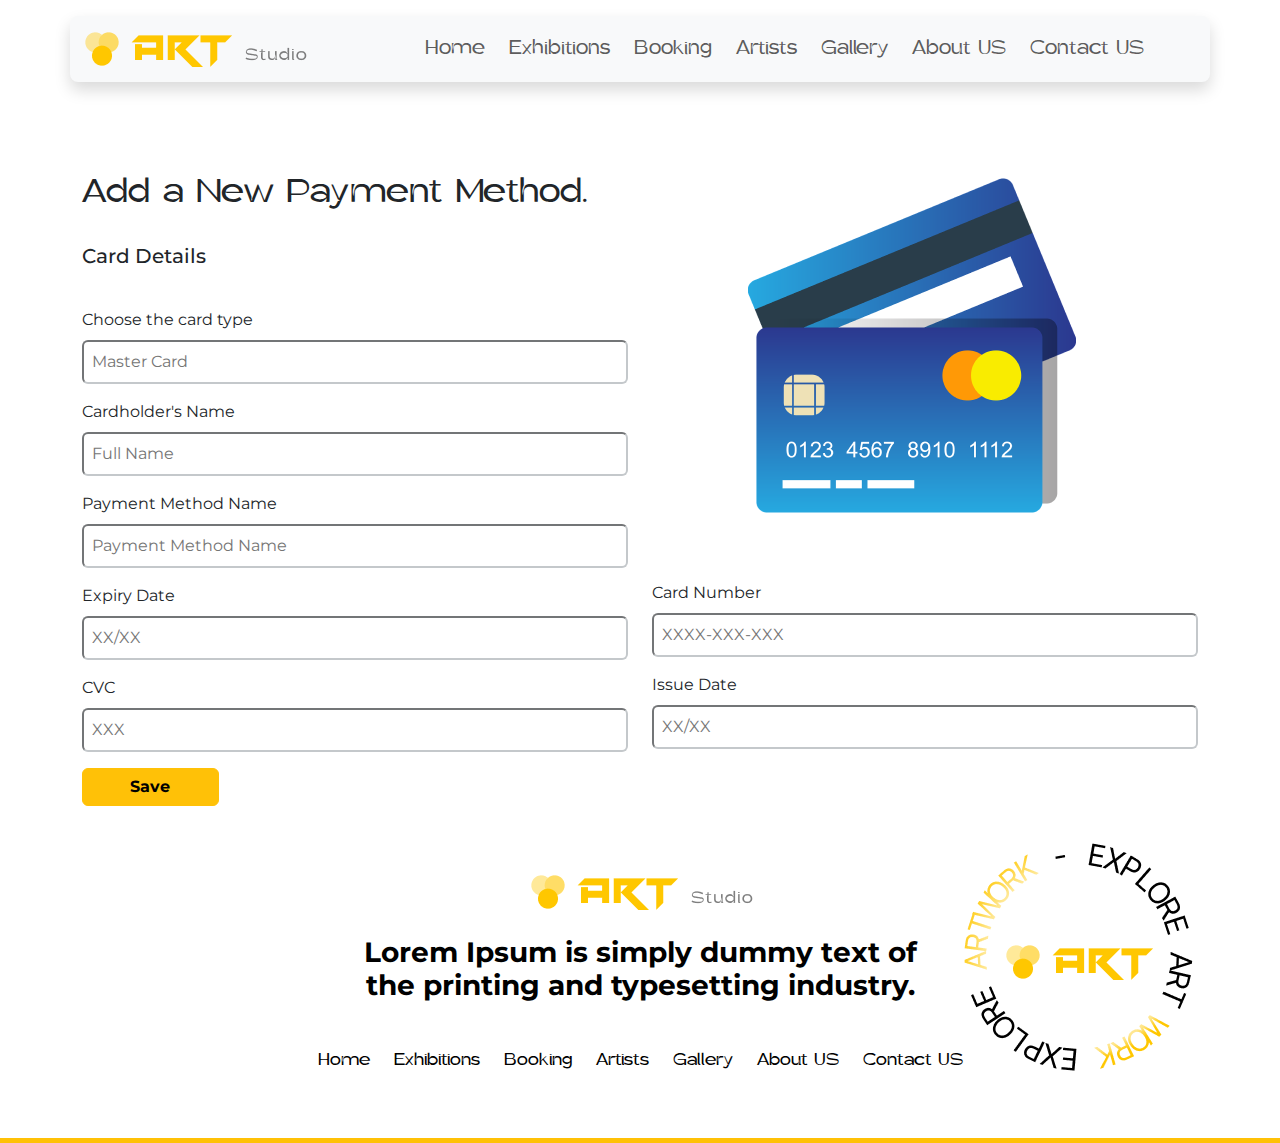
<file: pages/add-payment.html>
<!DOCTYPE html>
<html lang="en">

<head>
    <meta charset="UTF-8">
    <meta name="viewport" content="width=device-width, initial-scale=1.0">
    <title>Add Payment Method</title>
    <link rel="stylesheet" href="/css/add-payment.css">
    <link href="https://cdn.jsdelivr.net/npm/bootstrap@5.3.3/dist/css/bootstrap.min.css" rel="stylesheet"
        integrity="sha384-QWTKZyjpPEjISv5WaRU9OFeRpok6YctnYmDr5pNlyT2bRjXh0JMhjY6hW+ALEwIH" crossorigin="anonymous">
    <script src="https://cdn.jsdelivr.net/npm/bootstrap@5.3.3/dist/js/bootstrap.bundle.min.js"
        integrity="sha384-YvpcrYf0tY3lHB60NNkmXc5s9fDVZLESaAA55NDzOxhy9GkcIdslK1eN7N6jIeHz"
        crossorigin="anonymous"></script>
</head>

<body>
    <div class="header mt-3">
        <nav class="navbar navbar-expand-lg bg-body-tertiary container rounded-3 shadow">
            <div class="container ">
                <a class="navbar-brand" href="/index.html">
                    <img src="/images/Frame 427318964.png" alt="Logo">
                </a>
                <button class="navbar-toggler" type="button" data-bs-toggle="collapse"
                    data-bs-target="#navbarSupportedContent" aria-controls="navbarSupportedContent"
                    aria-expanded="false" aria-label="Toggle navigation">
                    <span class="navbar-toggler-icon"></span>
                </button>
                <div class="collapse navbar-collapse ms-lg-5" id="navbarSupportedContent">
                    <ul class="navbar-nav m-auto mb-2 mb-lg-0 gap-2">
                        <li class="nav-item">
                            <a class="nav-link Li-Items fs-6 font-gerbil" aria-current="page" href="/index.html">Home</a>
                        </li>
                        <li class="nav-item">
                            <a class="nav-link Li-Items fs-6 font-gerbil" href="/pages/exhibition.html">Exhibitions</a>
                        </li>
                        <li class="nav-item">
                            <a class="nav-link Li-Items fs-6 font-gerbil" href="/pages/booking.html">Booking</a>
                        </li>
                        <li class="nav-item">
                            <a class="nav-link Li-Items fs-6 font-gerbil" href="#">Artists</a>
                        </li>
                        <li class="nav-item">
                            <a class="nav-link Li-Items fs-6 font-gerbil" href="#">Gallery</a>
                        </li>
                        <li class="nav-item">
                            <a class="nav-link Li-Items fs-6 font-gerbil" href="#">About US</a>
                        </li>
                        <li class="nav-item">
                            <a class="nav-link Li-Items fs-6 font-gerbil" href="#">Contact US</a>
                        </li>
                    </ul>
                </div>
            </div>
        </nav>
    </div>

    <div class="container">
        <div class="hero-section row pt-lg-5 mt-5">
            <div class="hero-left col-lg-6 col-sm-12 col-md-6">
                <h3 class="font-gerbil">
                    Add a New Payment Method.
                </h3><br>
                <h5>
                    Card Details
                </h5>
                <form action="" class="py-3">
                    <span class="mt-3">
                        <label class="mt-3">Choose the card type</label><br>
                        <input type="text" placeholder="Master Card"
                            class="w-100 p-2 mt-2 rounded-2 border-2 border-secondary-subtle">
                    </span>
                    <span class="pt-5">
                        <label class="mt-3">Cardholder's Name</label><br>
                        <input type="text" placeholder="Full Name"
                            class="w-100 p-2 mt-2 rounded-2 border-2 border-secondary-subtle">
                    </span>
                    <span>
                        <label class="mt-3">Payment Method Name</label><br>
                        <input type="text" placeholder="Payment Method Name"
                            class="w-100 p-2 mt-2 rounded-2 border-2 border-secondary-subtle">
                    </span>
                    <span>
                        <label class="mt-3">Expiry Date</label><br>
                        <input type="text" placeholder="XX/XX"
                            class="w-100 p-2 mt-2 rounded-2 border-2 border-secondary-subtle">
                    </span>
                    <span>
                        <label class="mt-3">CVC</label><br>
                        <input type="text" placeholder="XXX"
                            class="w-100 p-2 mt-2 rounded-2 border-2 border-secondary-subtle">
                    </span>
                    <span class="left-inputs">
                        <label class="mt-3">Card Number</label><br>
                        <input type="text" placeholder="XXXX-XXX-XXX"
                            class="w-100 p-2 mt-2 rounded-2 border-2 border-secondary-subtle">
                    </span>
                    <span class="left-inputs">
                        <label class="mt-3">Issue Date</label><br>
                        <input type="text" placeholder="XX/XX"
                            class="w-100 p-2 mt-2 rounded-2 border-2 border-secondary-subtle">
                    </span>
                    <button type="button" class="btn btn-warning fw-bold w-25 mt-3" id="saveBtn">Save</button>
                </form>
            </div>
            <div class="hero-right col-lg-6 col-md-6">
                <img src="/images/pngwing.com (2) 1.png" alt="" class="ms-5 ps-5">
                <div class="mt-5 pt-1">
                    <span class="right-inputs mt-5">
                        <label class="mt-3">Card Number</label><br>
                        <input type="text" placeholder="XXXX-XXX-XXX"
                            class="w-100 p-2 mt-2 rounded-2 border-2 border-secondary-subtle">
                    </span>
                    <span class="right-inputs">
                        <label class="mt-3">Issue Date</label><br>
                        <input type="text" placeholder="XX/XX"
                            class="w-100 p-2 mt-2 rounded-2 border-2 border-secondary-subtle">
                    </span>
                </div>
            </div>
        </div>
    </div>

    <footer class="">
        <div class="text-center position-relative footer border-bottom border-warning border-5">
            <img src="/images/Frame 427318964.png" alt="">
            <h3 class="fw-bold mt-4">
                Lorem Ipsum is simply dummy text of <br> the printing and typesetting industry.
            </h3>
            <img src="/images/Frame 427318963.png" alt="" class="position-absolute animated-img-white mt-md-3">
            <img src="/images/Frame 427318963 (1).png" alt="" class="position-absolute animated-img-black">
            <img src="/images/Frame 427318960.png" alt="" class="position-absolute logo-center">
            <div>
                <ul class="list-unstyled d-lg-flex justify-content-center mt-5 gap-4 font-gerbil">
                    <li class="nav-item">
                        <a class="nav-link Li-Items font-gerbil" aria-current="page" href="/index.html">Home</a>
                    </li>
                    <li class="nav-item">
                        <a class="nav-link Li-Items font-gerbil" href="/pages/exhibition.html">Exhibitions</a>
                    </li>
                    <li class="nav-item">
                        <a class="nav-link Li-Items font-gerbil" href="/pages/booking.html">Booking</a>
                    </li>
                    <li class="nav-item">
                        <a class="nav-link Li-Items font-gerbil" href="#">Artists</a>
                    </li>
                    <li class="nav-item">
                        <a class="nav-link Li-Items font-gerbil" href="#">Gallery</a>
                    </li>
                    <li class="nav-item">
                        <a class="nav-link Li-Items font-gerbil" href="#">About US</a>
                    </li>
                    <li class="nav-item">
                        <a class="nav-link Li-Items font-gerbil" href="#">Contact US</a>
                    </li>
                </ul>
            </div>
        </div>
    </footer>

    <script src="/scripts/add-payment.js"></script>
</body>

</html>
</file>
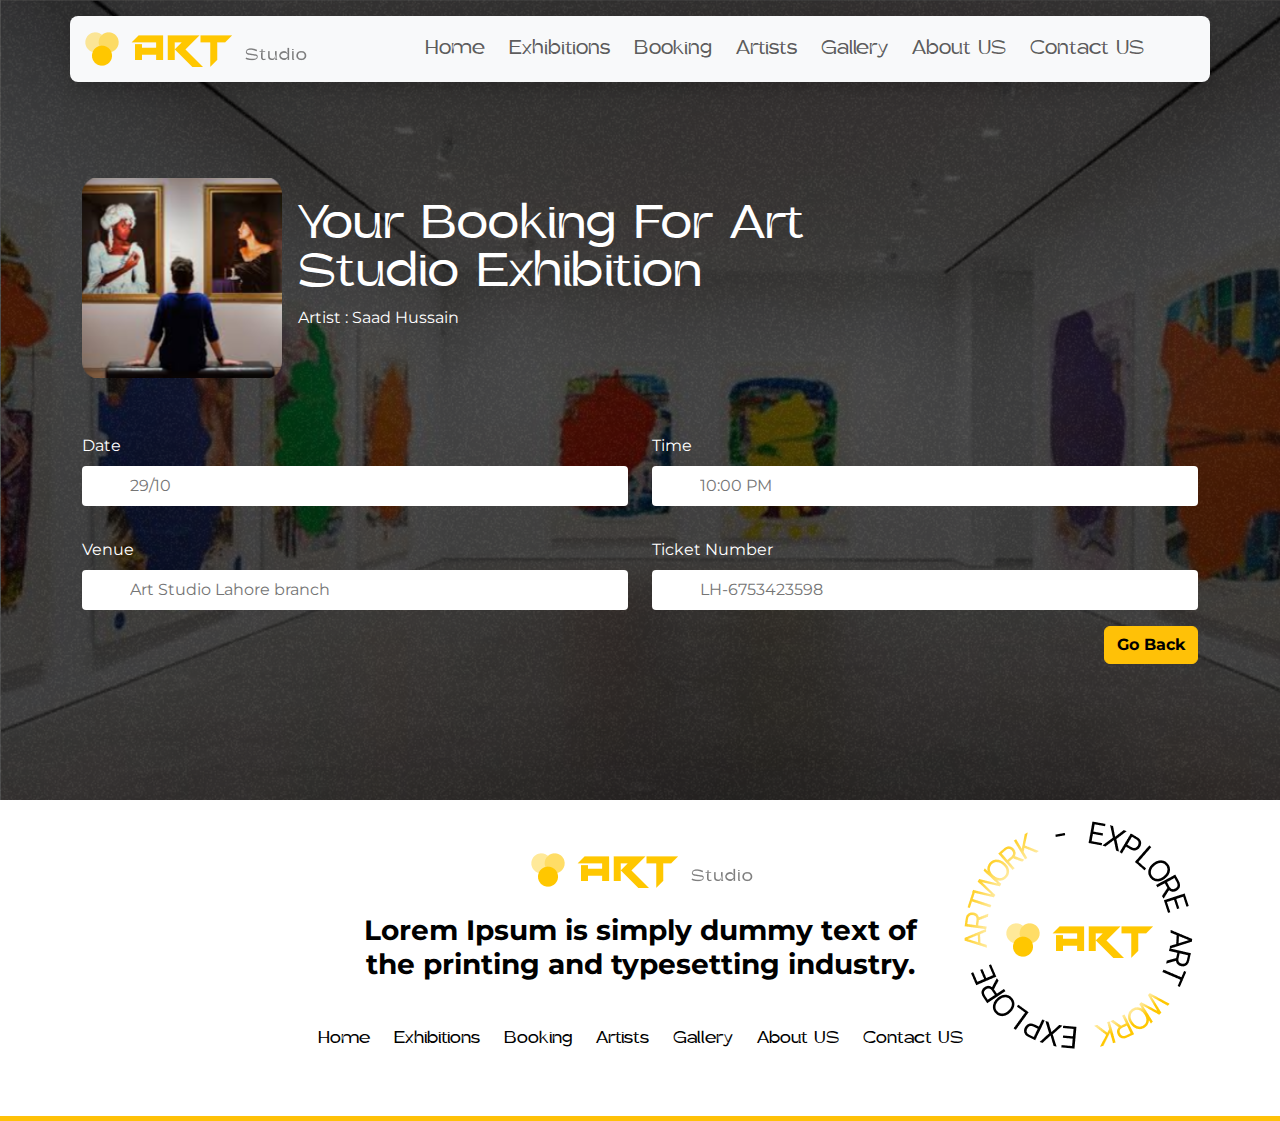
<file: pages/booking-details.html>
<!DOCTYPE html>
<html lang="en">

<head>
    <meta charset="UTF-8">
    <meta name="viewport" content="width=device-width, initial-scale=1.0">
    <title>Booking Details</title>
    <link rel="stylesheet" href="/css/booking-detail.css">
    <link href="https://cdn.jsdelivr.net/npm/bootstrap@5.3.3/dist/css/bootstrap.min.css" rel="stylesheet"
        integrity="sha384-QWTKZyjpPEjISv5WaRU9OFeRpok6YctnYmDr5pNlyT2bRjXh0JMhjY6hW+ALEwIH" crossorigin="anonymous">
    <script src="https://cdn.jsdelivr.net/npm/bootstrap@5.3.3/dist/js/bootstrap.bundle.min.js"
        integrity="sha384-YvpcrYf0tY3lHB60NNkmXc5s9fDVZLESaAA55NDzOxhy9GkcIdslK1eN7N6jIeHz"
        crossorigin="anonymous"></script>
</head>

<body>
    <div class="header-and-hero-section pt-3 container-fluid">
        <div class="header">
            <nav class="navbar navbar-expand-lg bg-body-tertiary container rounded-3 shadow">
                <div class="container ">
                    <a class="navbar-brand" href="/index.html">
                        <img src="/images/Frame 427318964.png" alt="Logo">
                    </a>
                    <button class="navbar-toggler" type="button" data-bs-toggle="collapse"
                        data-bs-target="#navbarSupportedContent" aria-controls="navbarSupportedContent"
                        aria-expanded="false" aria-label="Toggle navigation">
                        <span class="navbar-toggler-icon"></span>
                    </button>
                    <div class="collapse navbar-collapse ms-lg-5" id="navbarSupportedContent">
                        <ul class="navbar-nav m-auto mb-2 mb-lg-0 gap-2">
                            <li class="nav-item">
                                <a class="nav-link Li-Items fs-6 font-gerbil" aria-current="page" href="/index.html">Home</a>
                            </li>
                            <li class="nav-item">
                                <a class="nav-link Li-Items fs-6 font-gerbil" href="/pages/exhibition.html">Exhibitions</a>
                            </li>
                            <li class="nav-item">
                                <a class="nav-link Li-Items fs-6 font-gerbil" href="/pages/booking.html">Booking</a>
                            </li>
                            <li class="nav-item">
                                <a class="nav-link Li-Items fs-6 font-gerbil" href="#">Artists</a>
                            </li>
                            <li class="nav-item">
                                <a class="nav-link Li-Items fs-6 font-gerbil" href="#">Gallery</a>
                            </li>
                            <li class="nav-item">
                                <a class="nav-link Li-Items fs-6 font-gerbil" href="#">About US</a>
                            </li>
                            <li class="nav-item">
                                <a class="nav-link Li-Items fs-6 font-gerbil" href="#">Contact US</a>
                            </li>
                        </ul>
                    </div>
                </div>
            </nav>
        </div>
        <div class="container">
            <div class="hero-section row my-5">
                <span class="d-lg-flex text-white mt-lg-5 art-img">
                    <img src="/images/image.png" alt="" width="200px" height="200px">
                    <span class="my-4 ms-3">
                        <h1>Your Booking For Art <br>Studio Exhibition</h1>
                        <p>Artist : Saad Hussain</p>
                    </span>
                </span>
                <div class="hero-left col-lg-6 mt-lg-5">
                    <span>
                        <label for="" class="text-white my-lg-2">Date</label><br>
                        <input type="text" class="border-0 w-100 rounded-1 p-2 ps-5" placeholder="29/10">
                    </span><br><br>
                    <span>
                        <label for="" class="text-white my-lg-2">Venue</label><br>
                        <input type="text" class="border-0 w-100 rounded-1 p-2 ps-5" placeholder="Art Studio Lahore branch">
                    </span><br>
                </div>
                <div class="hero-right col-lg-6 mt-lg-5">
                    <span>
                        <label for="" class="text-white  my-lg-2 mt-3">Time</label><br>
                        <input type="text" class="border-0 w-100 rounded-1 p-2 ps-5" placeholder="10:00 PM">
                    </span><br><br>
                    <span>
                        <label for="" class="text-white my-lg-2">Ticket Number</label><br>
                        <input type="text" class="border-0 w-100 rounded-1 p-2 ps-5" placeholder="LH-6753423598">
                    </span><br>
                    <a href="/pages/booking.html"><button type="button" class="btn btn-warning fw-bold mt-3 float-end">Go Back</button></a>
                </div>
            </div>
        </div>
    </div>
    <footer class="">
        <div class="text-center position-relative footer border-bottom border-warning border-5">
            <img src="/images/Frame 427318964.png" alt="">
            <h3 class="fw-bold mt-4">
                Lorem Ipsum is simply dummy text of <br> the printing and typesetting industry.
            </h3>
            <img src="/images/Frame 427318963.png" alt="" class="position-absolute animated-img-white">
            <img src="/images/Frame 427318963 (1).png" alt="" class="position-absolute animated-img-black">
            <img src="/images/Frame 427318960.png" alt="" class="position-absolute logo-center">
            <div>
                <ul class="list-unstyled d-lg-flex justify-content-center mt-5 gap-4">
                     <li class="nav-item">
                        <a class="nav-link Li-Items font-gerbil" aria-current="page" href="/index.html">Home</a>
                    </li>
                    <li class="nav-item">
                        <a class="nav-link Li-Items font-gerbil" href="/pages/exhibition.html">Exhibitions</a>
                    </li>
                    <li class="nav-item">
                        <a class="nav-link Li-Items font-gerbil" href="/pages/booking.html">Booking</a>
                    </li>
                    <li class="nav-item">
                        <a class="nav-link Li-Items font-gerbil" href="#">Artists</a>
                    </li>
                    <li class="nav-item">
                        <a class="nav-link Li-Items font-gerbil" href="#">Gallery</a>
                    </li>
                    <li class="nav-item">
                        <a class="nav-link Li-Items font-gerbil" href="#">About US</a>
                    </li>
                    <li class="nav-item">
                        <a class="nav-link Li-Items font-gerbil" href="#">Contact US</a>
                    </li>
                </ul>
            </div>
        </div>
    </footer>
</body>

</html>
</file>
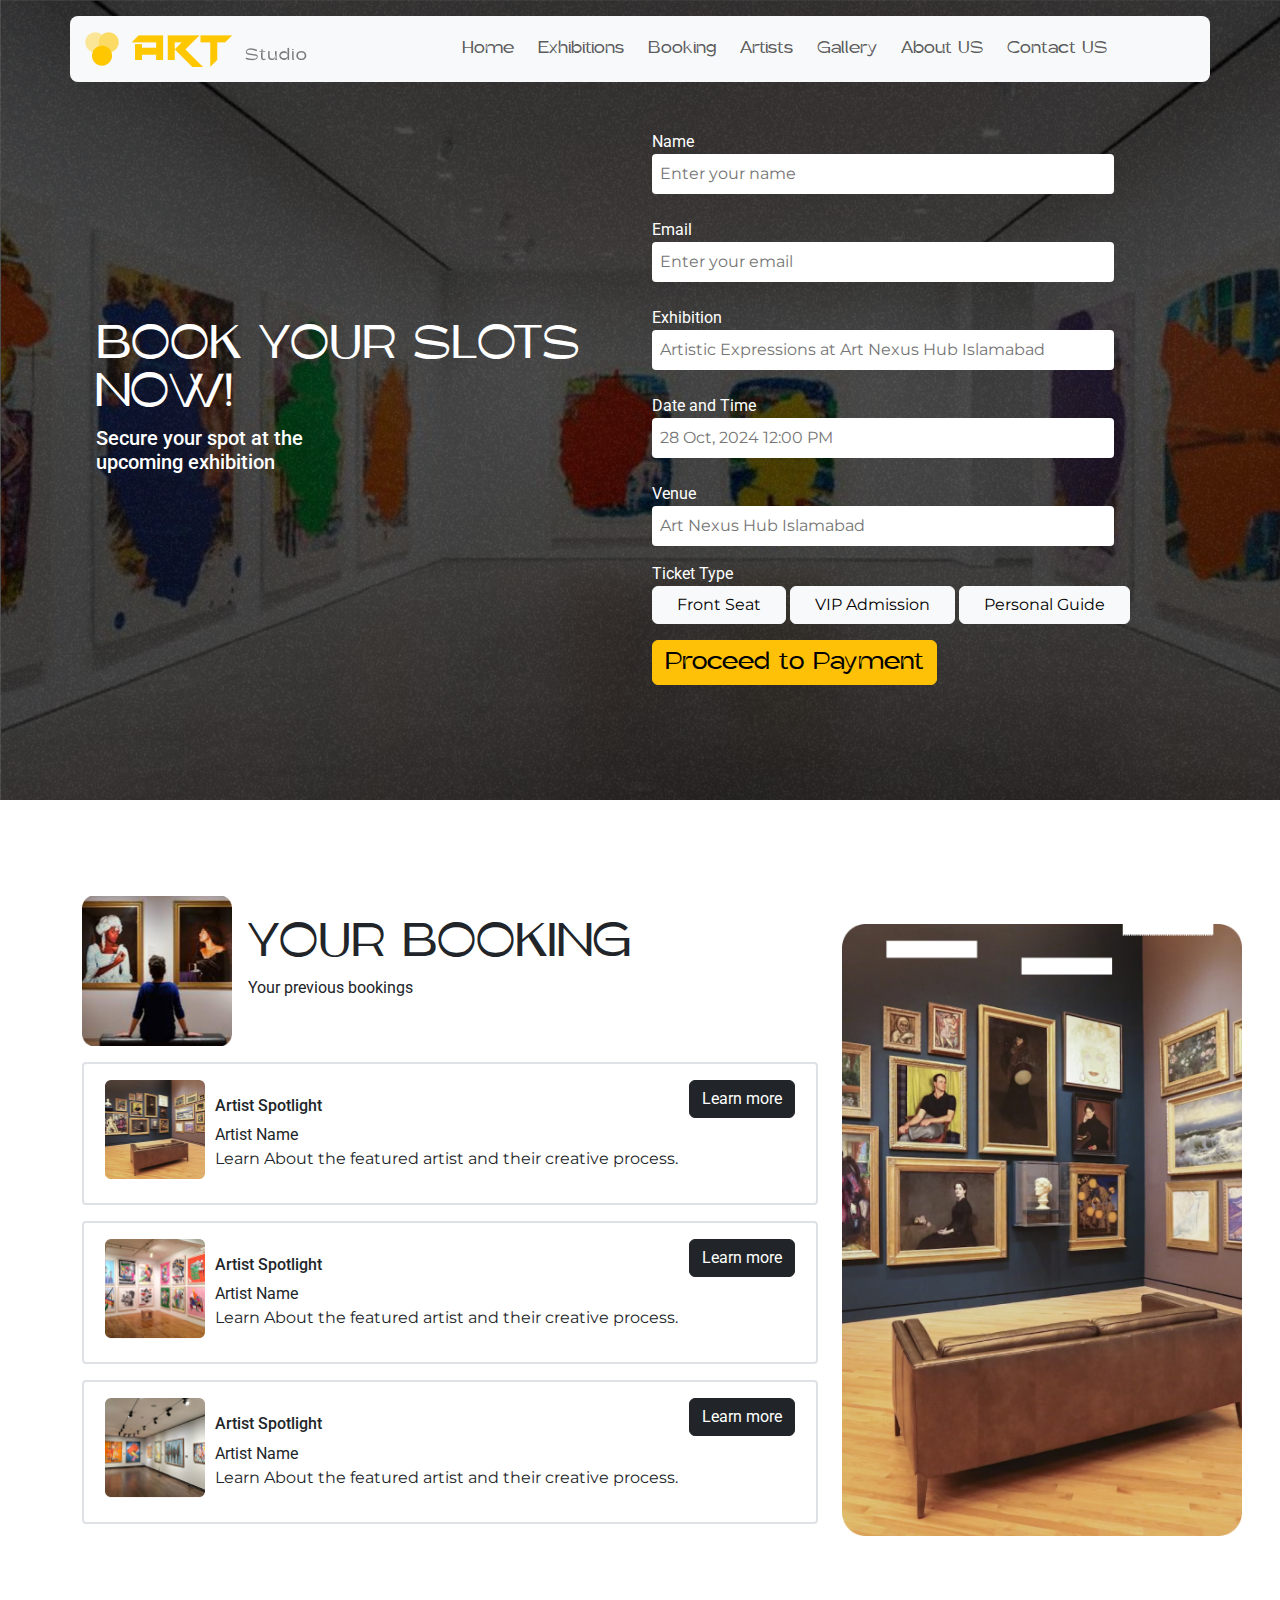
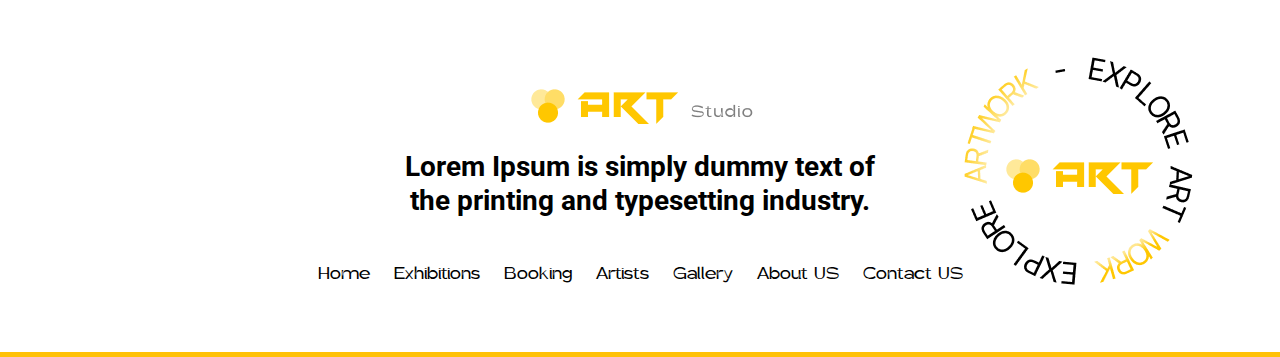
<file: pages/booking.html>
<!DOCTYPE html>
<html lang="en">

<head>
    <meta charset="UTF-8">
    <meta name="viewport" content="width=device-width, initial-scale=1.0">
    <title>Booking</title>
    <link rel="stylesheet" href="/css/booking.css">
    <link href="https://cdn.jsdelivr.net/npm/bootstrap@5.3.3/dist/css/bootstrap.min.css" rel="stylesheet"
        integrity="sha384-QWTKZyjpPEjISv5WaRU9OFeRpok6YctnYmDr5pNlyT2bRjXh0JMhjY6hW+ALEwIH" crossorigin="anonymous">
    <script src="https://cdn.jsdelivr.net/npm/bootstrap@5.3.3/dist/js/bootstrap.bundle.min.js"
        integrity="sha384-YvpcrYf0tY3lHB60NNkmXc5s9fDVZLESaAA55NDzOxhy9GkcIdslK1eN7N6jIeHz"
        crossorigin="anonymous"></script>
</head>

<body>
    <div class="header-and-hero-section pt-3 container-fluid">
        <div class="header">
            <nav class="navbar navbar-expand-lg bg-body-tertiary container rounded-3">
                <div class="container ">
                    <a class="navbar-brand" href="#">
                        <img src="/images/Frame 427318964.png" alt="Logo">
                    </a>
                    <button class="navbar-toggler" type="button" data-bs-toggle="collapse"
                        data-bs-target="#navbarSupportedContent" aria-controls="navbarSupportedContent"
                        aria-expanded="false" aria-label="Toggle navigation">
                        <span class="navbar-toggler-icon"></span>
                    </button>
                    <div class="collapse navbar-collapse ms-lg-5" id="navbarSupportedContent">
                        <ul class="navbar-nav m-auto mb-2 mb-lg-0 gap-2 ">
                            <li class="nav-item">
                                <a class="nav-link Li-Items font-gerbil" aria-current="page" href="/index.html">Home</a>
                            </li>
                            <li class="nav-item">
                                <a class="nav-link Li-Items font-gerbil" href="/pages/exhibition.html">Exhibitions</a>
                            </li>
                            <li class="nav-item">
                                <a class="nav-link Li-Items font-gerbil" href="/pages/booking.html">Booking</a>
                            </li>
                            <li class="nav-item">
                                <a class="nav-link Li-Items font-gerbil" href="#">Artists</a>
                            </li>
                            <li class="nav-item">
                                <a class="nav-link Li-Items font-gerbil" href="#">Gallery</a>
                            </li>
                            <li class="nav-item">
                                <a class="nav-link Li-Items font-gerbil" href="#">About US</a>
                            </li>
                            <li class="nav-item">
                                <a class="nav-link Li-Items font-gerbil" href="#">Contact US</a>
                            </li>
                        </ul>
                    </div>
                </div>
            </nav>
        </div>
        <div class="hero-section  row my-5">
            <div class="hero-left col-lg-6 col-sm-12 mt-lg-5 ps-lg-5 pt-lg-5">
                <div class="mt-lg-5 pt-lg-5 ms-lg-5 text-white">
                    <h1 class="font-gerbil">
                        BOOK YOUR SLOTS <br>NOW!
                    </h1>
                    <h5 class="font-mnt">
                        Secure your spot at the <br> upcoming exhibition
                    </h5>
                </div>
            </div>
            <div class="hero-right col-lg-6">
                <form action="">
                    <div class="form-fields">
                        <span class="">
                            <label for="" class="text-white font-mnt">Name</label><br>
                            <input type="text" class="border-0 w-75 rounded-1 p-2" placeholder="Enter your name">
                        </span><br>
                        <span>
                            <label for="" class="text-white mt-lg-4 font-mnt">Email</label><br>
                            <input type="text" class="border-0 w-75 rounded-1 p-2" placeholder="Enter your email">
                        </span><br>
                        <span>
                            <label for="" class="text-white mt-lg-4 font-mnt">Exhibition</label><br>
                            <input type="text" class="border-0 w-75 rounded-1 p-2"
                                placeholder="Artistic Expressions at Art Nexus Hub Islamabad">
                        </span><br>
                        <span>
                            <label for="" class="text-white mt-lg-4 font-mnt">Date and Time</label><br>
                            <input type="text" class="border-0 w-75 rounded-1 p-2" placeholder="28 Oct, 2024 12:00 PM">
                        </span><br>
                        <span>
                            <label for="" class="text-white mt-lg-4 font-mnt">Venue</label><br>
                            <input type="text" class="border-0 w-75 rounded-1 p-2"
                                placeholder="Art Nexus Hub Islamabad">
                        </span>
                    </div>
                    <span class="mt-lg-3">
                        <label for="" class="text-white mt-lg-3 font-mnt">Ticket Type</label><br>
                        <button type="button" class="btn btn-light px-lg-4 font-mnt">Front Seat</button>
                        <button type="button" class="btn btn-light px-lg-4 font-mnt">VIP Admission</button>
                        <button type="button" class="btn btn-light px-lg-4 btn-3 font-mnt">Personal Guide</button>
                    </span><br>
                    <button type="button" class="btn btn-warning fs-5 mt-3 modal-btn"><a href="/pages/payment.html"
                            class="text-decoration-none text-black font-gerbil">Proceed to Payment</a></button>
                </form>
            </div>
        </div>
    </div>
    <div class="previous-booking container my-5 py-5">
        <div class="row">
            <div class="col-lg-8 col-sm-12">
                <span class="d-flex">
                    <img src="/images/image.png" alt="" width="150px" height="150px">
                    <span class="my-4 ms-3">
                        <h1 class="font-gerbil">YOUR BOOKING</h1>
                        <p class="font-mnt">Your previous bookings</p>
                    </span>
                </span>
                <div class="d-flex justify-content-around border border-2 p-lg-3 rounded-1 w-100 mt-3 card-"
                    id="card-1">
                    <img src="/images/image (1).png" alt="" width="100px" height="100px" class="card-img-">
                    <span class="pt-3 card-text">
                        <h6 class="font-mnt">
                            Artist Spotlight
                        </h6>
                        <p class="font-mnt">
                            Artist Name <br>
                            <span>
                                Learn About the featured artist and their creative process.
                            </span>
                        </p>
                    </span>
                    <button type="button" class="btn btn-dark h-25 card-btn"><a href="/pages/booking-details.html"
                            class="text-decoration-none text-white">
                            <p class="card-text font-mnt">Learn more</p>
                        </a></button>
                </div>
                <div class="d-flex justify-content-around border border-2 p-lg-3 rounded-1 mt-3 w-100 card-"
                    id="card-2">
                    <img src="/images/49a2bc01-47a1-4b43-a93c-54b56b013b56 1.png" alt="" width="100px" height="100px"
                    class="card-img-">
                    <span class="pt-3 card-text">
                        <h6 class="font-mnt">
                            Artist Spotlight
                        </h6>
                        <p class="font-mnt">
                            Artist Name <br>
                            <span>
                                Learn About the featured artist and their creative process.
                            </span>
                        </p>
                    </span>
                    <button type="button" class="btn btn-dark h-25 card-btn"><a href="/pages/booking-details.html"
                            class="text-decoration-none text-white">
                            <p class="card-text font-mnt">Learn more</p>
                        </a></button>
                </div>
                <span
                    class="d-flex justify-content-around border border-2 p-lg-3 rounded-1 mt-3 w-100 card-"
                    id="card-3">
                    <img src="/images/2de434a8-2cf6-427c-ac03-30a07696e850 1.png" alt="" width="100px" height="100px"class="card-img-">
                    <span class="pt-3 card-text">
                        <h6 class="font-mnt">
                            Artist Spotlight
                        </h6>
                        <p class="font-mnt">
                            Artist Name <br>
                            <span>
                                Learn About the featured artist and their creative process.
                            </span>
                        </p>
                    </span>
                    <button type="button" class="btn btn-dark h-25 card-btn"><a href="/pages/booking-details.html"
                        class="text-decoration-none text-white">
                        <p class="card-text font-mnt">Learn more</p>
                    </a></button>
                </span>
            </div>
            <div class="col-lg-4 col-sm-12">
                <img src="/images/image (3).png" alt="" width="400px" class="py-1 booking-left img-1 mt-4" id="img-1">
                <img src="/images/Property 1=image 19.png" alt="" width="400px" class="py-1 booking-left img-2 pt-5"
                    id="img-2">
                <img src="/images/Property 1=image 25.png" alt="" width="400px" class="py-1 booking-left img-3"
                    id="img-3">
            </div>
        </div>
    </div>
    <footer class="">
        <div class="text-center position-relative footer border-bottom border-warning border-5">
            <img src="/images/Frame 427318964.png" alt="">
            <h3 class="fw-bold mt-4 font-mnt">
                Lorem Ipsum is simply dummy text of <br> the printing and typesetting industry.
            </h3>
            <img src="/images/Frame 427318963.png" alt="" class="position-absolute animated-img-white">
            <img src="/images/Frame 427318963 (1).png" alt="" class="position-absolute animated-img-black">
            <img src="/images/Frame 427318960.png" alt="" class="position-absolute logo-center">
            <div>
                <ul class="list-unstyled d-lg-flex justify-content-center mt-5 gap-4 font-gerbil">
                     <li class="nav-item">
                        <a class="nav-link Li-Items font-gerbil" aria-current="page" href="/index.html">Home</a>
                    </li>
                    <li class="nav-item">
                        <a class="nav-link Li-Items font-gerbil" href="/pages/exhibition.html">Exhibitions</a>
                    </li>
                    <li class="nav-item">
                        <a class="nav-link Li-Items font-gerbil" href="/pages/booking.html">Booking</a>
                    </li>
                    <li class="nav-item">
                        <a class="nav-link Li-Items font-gerbil" href="#">Artists</a>
                    </li>
                    <li class="nav-item">
                        <a class="nav-link Li-Items font-gerbil" href="#">Gallery</a>
                    </li>
                    <li class="nav-item">
                        <a class="nav-link Li-Items font-gerbil" href="#">About US</a>
                    </li>
                    <li class="nav-item">
                        <a class="nav-link Li-Items font-gerbil" href="#">Contact US</a>
                    </li>
                </ul>
            </div>
        </div>
    </footer>


    <script src="/scripts/booking.js"></script>
</body>

</html>
</file>
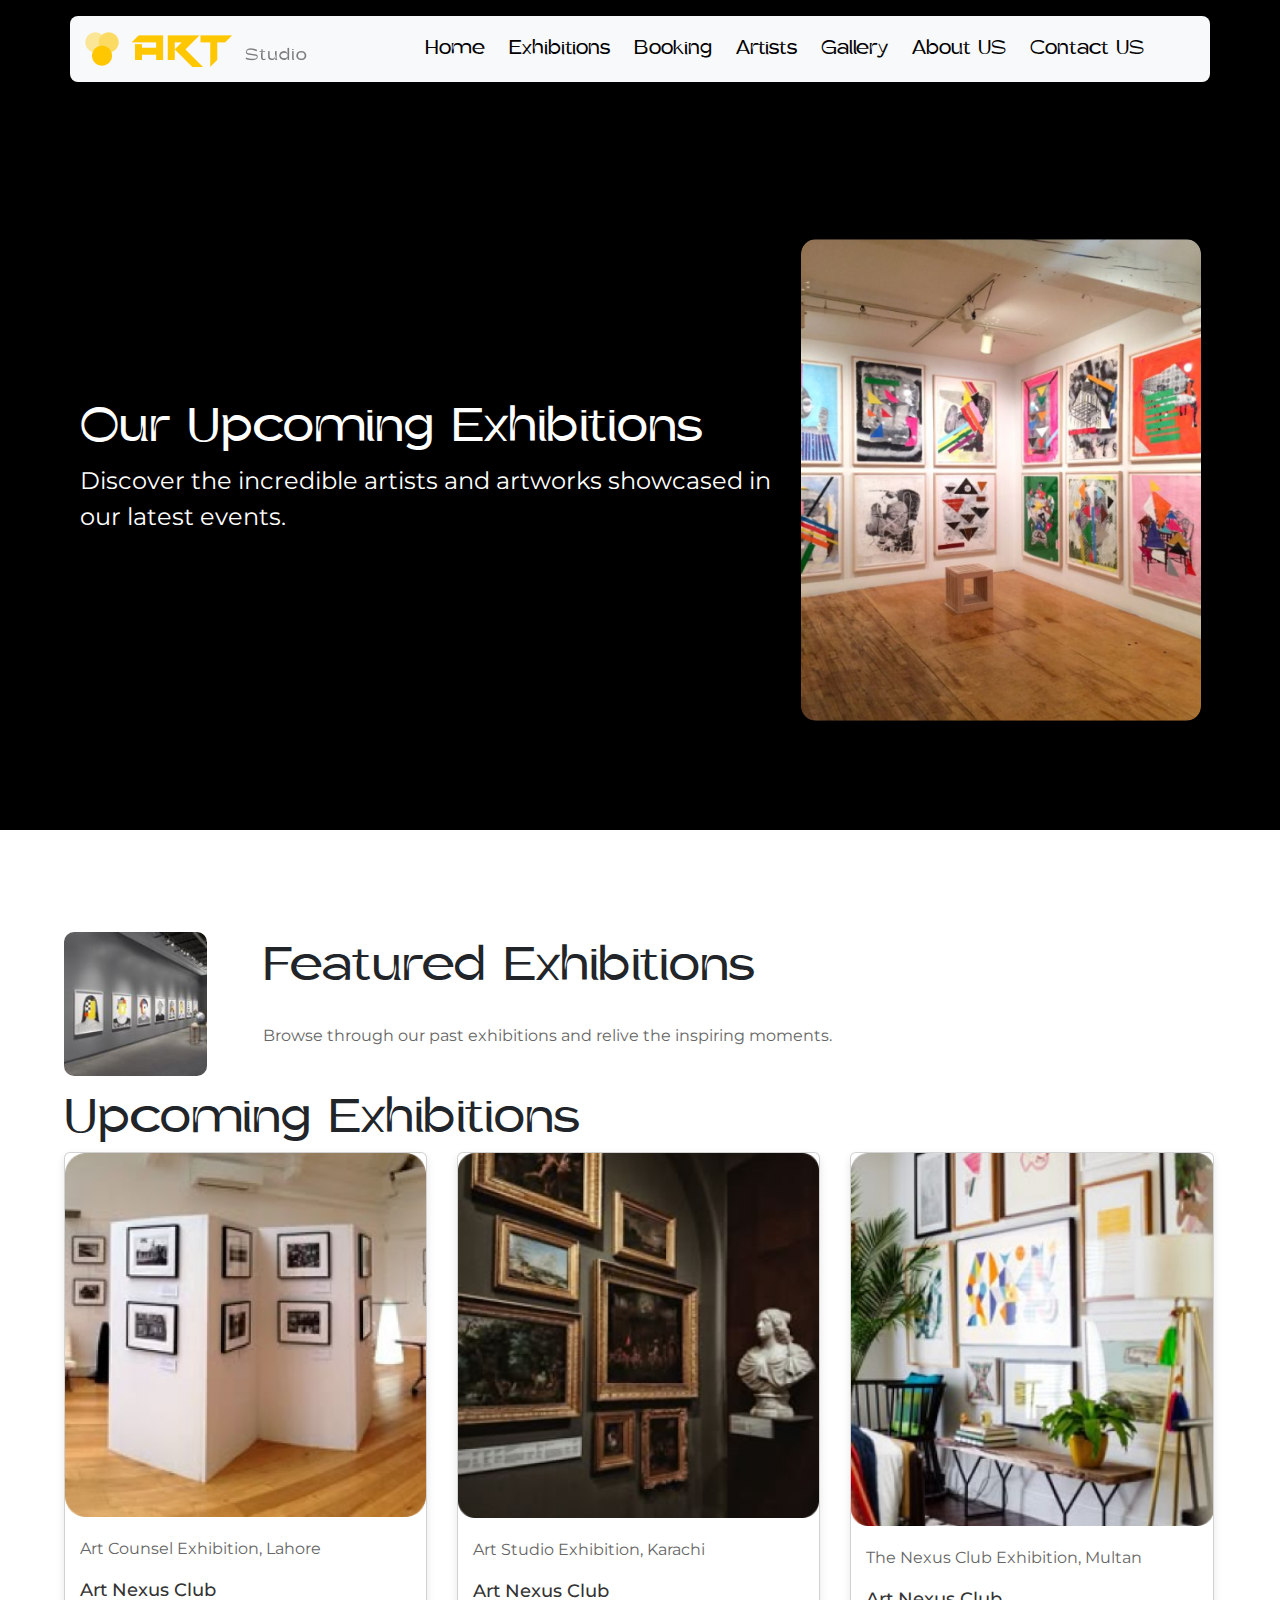
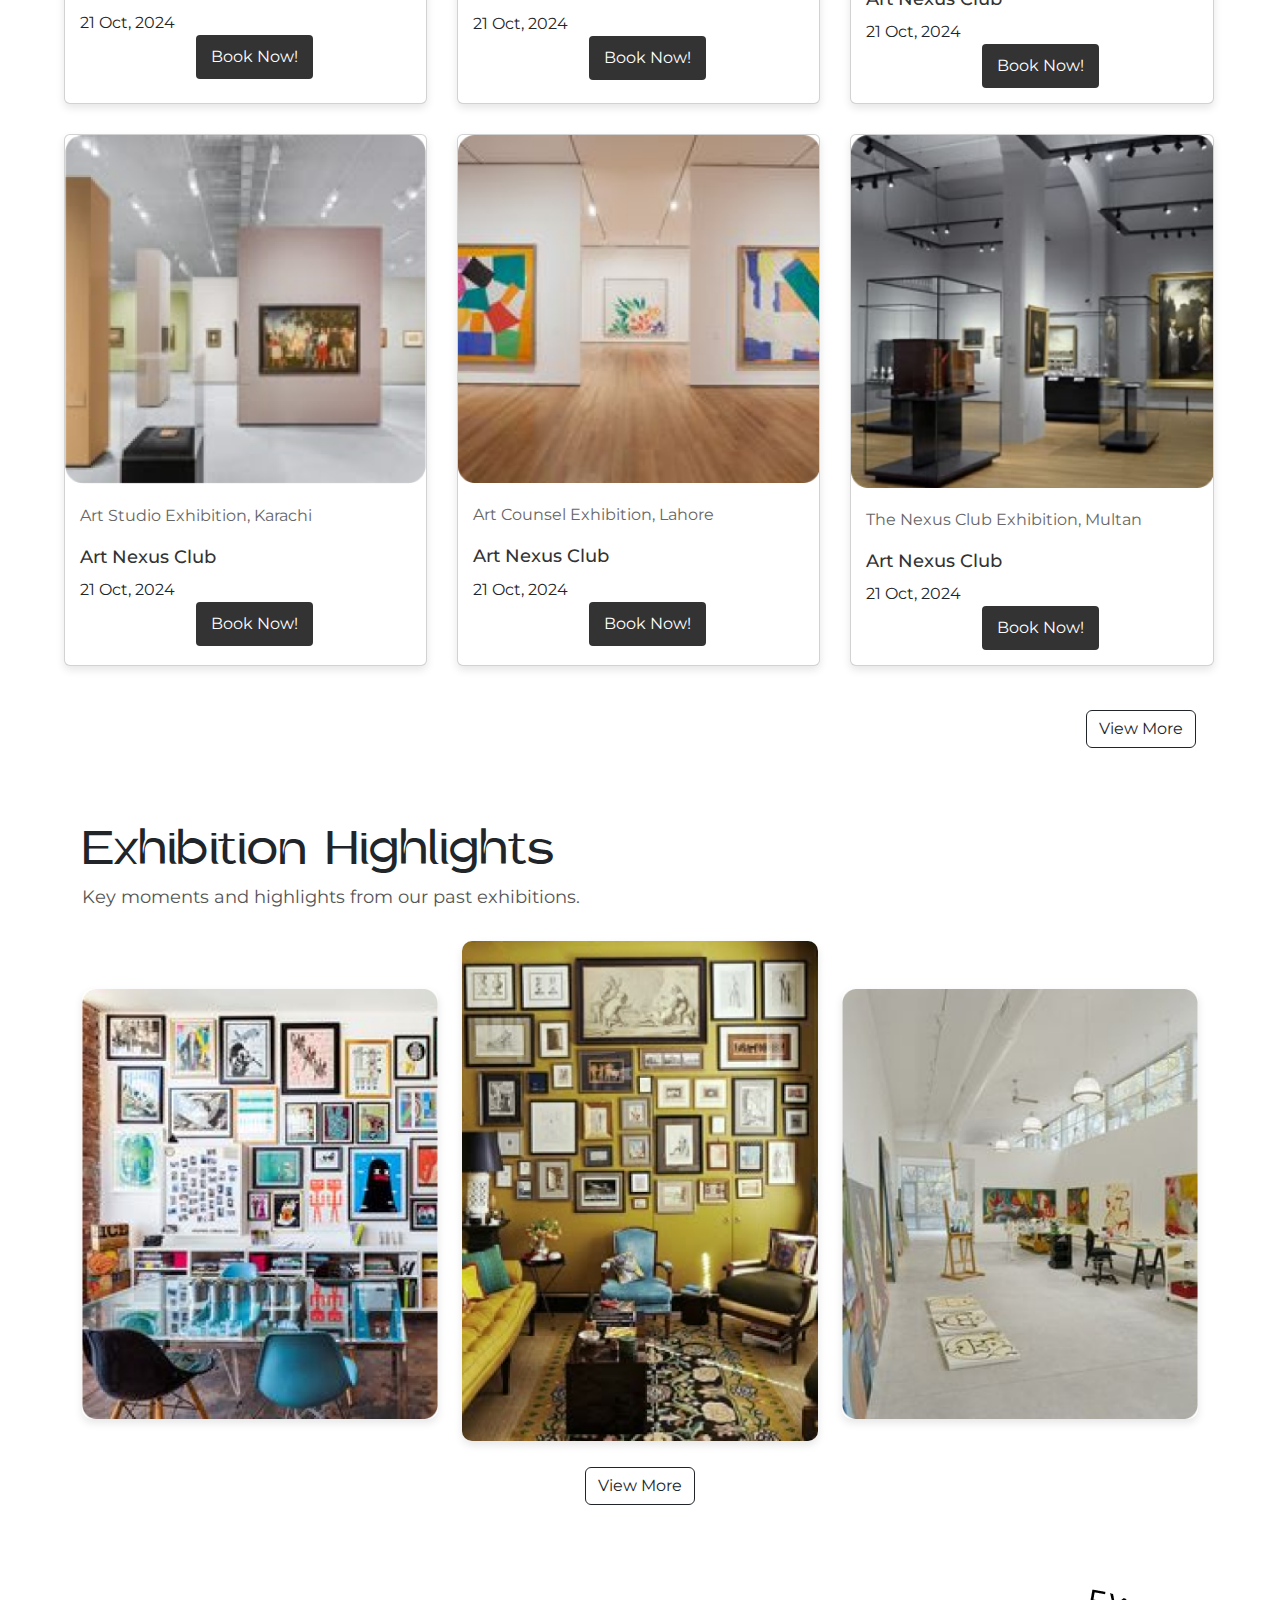
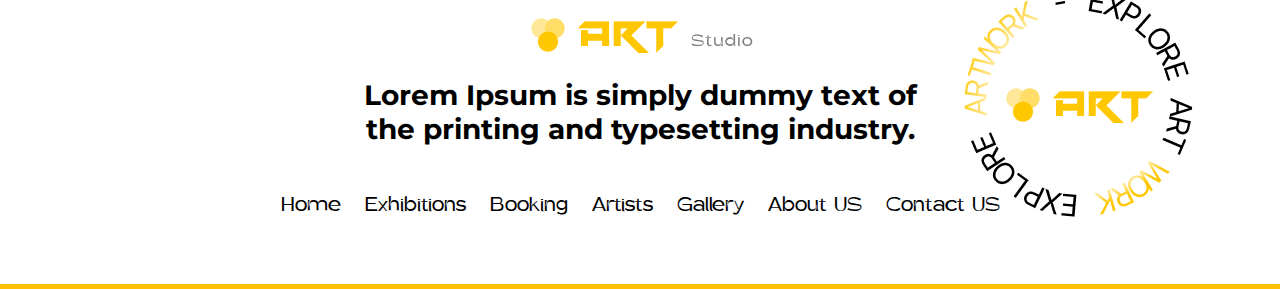
<file: pages/exhibition.html>
<!DOCTYPE html>
<html lang="en">

<head>
    <meta charset="UTF-8" />
    <meta name="viewport" content="width=device-width, initial-scale=1.0" />
    <title>Exhibitions</title>
    <link rel="stylesheet" href="/css/exhibition.css" />
    <link href="https://cdn.jsdelivr.net/npm/bootstrap@5.3.0/dist/css/bootstrap.min.css" rel="stylesheet" />
    <script src="https://cdn.jsdelivr.net/npm/bootstrap@5.3.0/dist/js/bootstrap.bundle.min.js"></script>
</head>

<body>
    <section class="cdx pt-3">
        <!-- Header -->
        <div class="header">
            <nav class="navbar navbar-expand-lg bg-body-tertiary container rounded-3">

                <div class="container ">

                    <a class="navbar-brand" href="#">

                        <img src="/images/Frame 427318964.png" alt="Logo">

                    </a>

                    <button class="navbar-toggler" type="button" data-bs-toggle="collapse"
                        data-bs-target="#navbarSupportedContent" aria-controls="navbarSupportedContent"
                        aria-expanded="false" aria-label="Toggle navigation">

                        <span class="navbar-toggler-icon"></span>

                    </button>

                    <div class="collapse navbar-collapse ms-lg-5" id="navbarSupportedContent">
                        <ul class="navbar-nav m-auto mb-2 mb-lg-0 gap-2 ">
                            <li class="nav-item">
                                <a class="nav-link Li-Items" aria-current="page" href="/index.html">Home</a>
                            </li>
                            <li class="nav-item">
                                <a class="nav-link Li-Items" href="/pages/exhibition.html">Exhibitions</a>
                            </li>
                            <li class="nav-item">
                                <a class="nav-link Li-Items" href="/pages/booking.html">Booking</a>
                            </li>
                            <li class="nav-item">
                                <a class="nav-link Li-Items" href="#">Artists</a>
                            </li>
                            <li class="nav-item">
                                <a class="nav-link Li-Items" href="#">Gallery</a>
                            </li>
                            <li class="nav-item">
                                <a class="nav-link Li-Items" href="#">About US</a>
                            </li>
                            <li class="nav-item">
                                <a class="nav-link Li-Items" href="#">Contact US</a>
                            </li>
                        </ul>
                    </div>
                </div>
            </nav>
        </div>
        <section>
            <!-- Hero Section -->
            <div class="hero-section mt-5">
                <div>
                    <h1 class="hero-text font-gerbil">Our Upcoming Exhibitions</h1>
                    <p class="hero-description">
                        Discover the incredible artists and artworks showcased in <br />
                        our latest events.
                    </p>
                </div>

                <!-- Images that change with animation -->
                <img src="/images/Exhibitions.png" alt="Exhibition Image" class="hero-image" id="heroImage" />
            </div>
        </section>
    </section>
    <!-- card sec -->

    <div class="containeri">
        <section class="featured-section">
            <div class="featured-image">
                <img src="/images/image 24.png" alt="Featured Exhibition" />
            </div>
            <div class="featured-text">
                <h1 class="font-gerbil">Featured Exhibitions</h1>
                <br />
                <p>
                    Browse through our past exhibitions and relive the inspiring
                    moments.
                </p>
            </div>
        </section>

        <section class="upcoming-section">
            <h1 class="font-gerbil">Upcoming Exhibitions</h1>
            <div class="cards-container">
                <div class="card">
                    <img src="/images/image container.png" alt="Art Council Exhibition" />
                    <div class="card-content">
                        <p>Art Counsel Exhibition, Lahore</p>
                        <h4>Art Nexus Club</h4>
                        <span>21 Oct, 2024</span>
                        <a href="/pages/booking.html"><button class="book-button">Book Now!</button></a>
                    </div>
                </div>
                <!-- Repeat similar structure for other cards -->

                <div class="card">
                    <img src="/images/image 22.png" alt="Art Council Exhibition" />
                    <div class="card-content">
                        <p>Art Studio Exhibition, Karachi</p>
                        <h4>Art Nexus Club</h4>
                        <span>21 Oct, 2024</span>
                        <a href="/pages/booking.html"><button class="book-button">Book Now!</button></a>
                    </div>
                </div>
                <!-- Repeat similar structure for other cards -->

                <div class="card">
                    <img src="/images/image 23.png" alt="Art Council Exhibition" />
                    <div class="card-content">
                        <p>The Nexus Club Exhibition, Multan</p>
                        <h4>Art Nexus Club</h4>
                        <span>21 Oct, 2024</span>
                        <a href="/pages/booking.html"><button class="book-button">Book Now!</button></a>
                    </div>
                </div>
                <!-- Repeat similar structure for other cards -->
            </div>
            <div class="cards-containe">
                <div class="card">
                    <img src="/images/image 25.png" alt="Art Council Exhibition" />
                    <div class="card-content">
                        <p>Art Studio Exhibition, Karachi</p>
                        <h4>Art Nexus Club</h4>
                        <span>21 Oct, 2024</span>
                        <a href="/pages/booking.html"><button class="book-button">Book Now!</button></a>
                    </div>
                </div>
                <!-- Repeat similar structure for other cards -->

                <div class="card">
                    <img src="/images/image 26.png" alt="Art Council Exhibition" />
                    <div class="card-content">
                        <p>Art Counsel Exhibition, Lahore</p>
                        <h4>Art Nexus Club</h4>
                        <span>21 Oct, 2024</span>
                       <a href="/pages/booking.html"><button class="book-button">Book Now!</button></a>
                    </div>
                </div>
                <!-- Repeat similar structure for other cards -->

                <div class="card">
                    <img src="/images/image 27.png" alt="Art Council Exhibition" />
                    <div class="card-content">
                        <p>The Nexus Club Exhibition, Multan</p>
                        <h4>Art Nexus Club</h4>
                        <span>21 Oct, 2024</span>
                        <a href="/pages/booking.html"><button class="book-button">Book Now!</button></a>
                    </div>
                </div>
                <!-- Repeat similar structure for other cards -->
            </div>

            <div class="text-end mt-4">
                <button class="btn btn-outline-dark view-more">View More</button>
            </div>
        </section>
    </div>

    <!-- Exhibition Highlights Section -->
    <section class="highlights-section">
        <div class="container">
            <h1 class="font-gerbil">Exhibition Highlights</h1>
            <p>Key moments and highlights from our past exhibitions.</p>

            <div class="row">
                <!-- Card 1 -->
                <div class="col-md-4 col-sm-6 mt-5">
                    <div class="highlight-card">
                        <img src="/images/image 28.png" alt="Exhibition 2" />
                    </div>
                </div>
                <!-- Card 2 -->

                <div class="col-md-4 col-sm-6 mb-4">
                    <div class="highlight-cardi">
                        <img src="/images/image 31.png" alt="Exhibition 1" />
                    </div>
                </div>
                <!-- Card 3 -->
                <div class="col-md-4 col-sm-6 mt-5">
                    <div class="highlight-card">
                        <img src="/images/image 32.png" alt="Exhibition 3" />
                    </div>
                </div>
            </div>

            <!-- View More Button -->
            <div class="text-center mt-5">
                <button class="btn btn-outline-dark view-more-btn">View More</button>
            </div>
        </div>
    </section>

    <footer class="">
        <div class="text-center position-relative footer border-bottom border-warning border-5">
            <img src="/images/Frame 427318964.png" alt="">
            <h3 class="fw-bold mt-4 font-mnt">
                Lorem Ipsum is simply dummy text of <br> the printing and typesetting industry.
            </h3>
            <img src="/images/Frame 427318963.png" alt="" class="position-absolute animated-img-white">
            <img src="/images/Frame 427318963 (1).png" alt="" class="position-absolute animated-img-black">
            <img src="/images/Frame 427318960.png" alt="" class="position-absolute logo-center">
            <div>
                <ul class="list-unstyled d-lg-flex justify-content-center mt-5 gap-4 font-gerbil">
                    <li class="nav-item">
                        <a class="nav-link Li-Items font-gerbil" aria-current="page" href="/index.html">Home</a>
                    </li>
                    <li class="nav-item">
                        <a class="nav-link Li-Items font-gerbil" href="/pages/exhibition.html">Exhibitions</a>
                    </li>
                    <li class="nav-item">
                        <a class="nav-link Li-Items font-gerbil" href="/pages/booking.html">Booking</a>
                    </li>
                    <li class="nav-item">
                        <a class="nav-link Li-Items font-gerbil" href="#">Artists</a>
                    </li>
                    <li class="nav-item">
                        <a class="nav-link Li-Items font-gerbil" href="#">Gallery</a>
                    </li>
                    <li class="nav-item">
                        <a class="nav-link Li-Items font-gerbil" href="#">About US</a>
                    </li>
                    <li class="nav-item">
                        <a class="nav-link Li-Items font-gerbil" href="#">Contact US</a>
                    </li>
                </ul>
            </div>
        </div>
    </footer>

    <script src="/scripts/exhibition.js"></script>
</body>

</html>
</file>
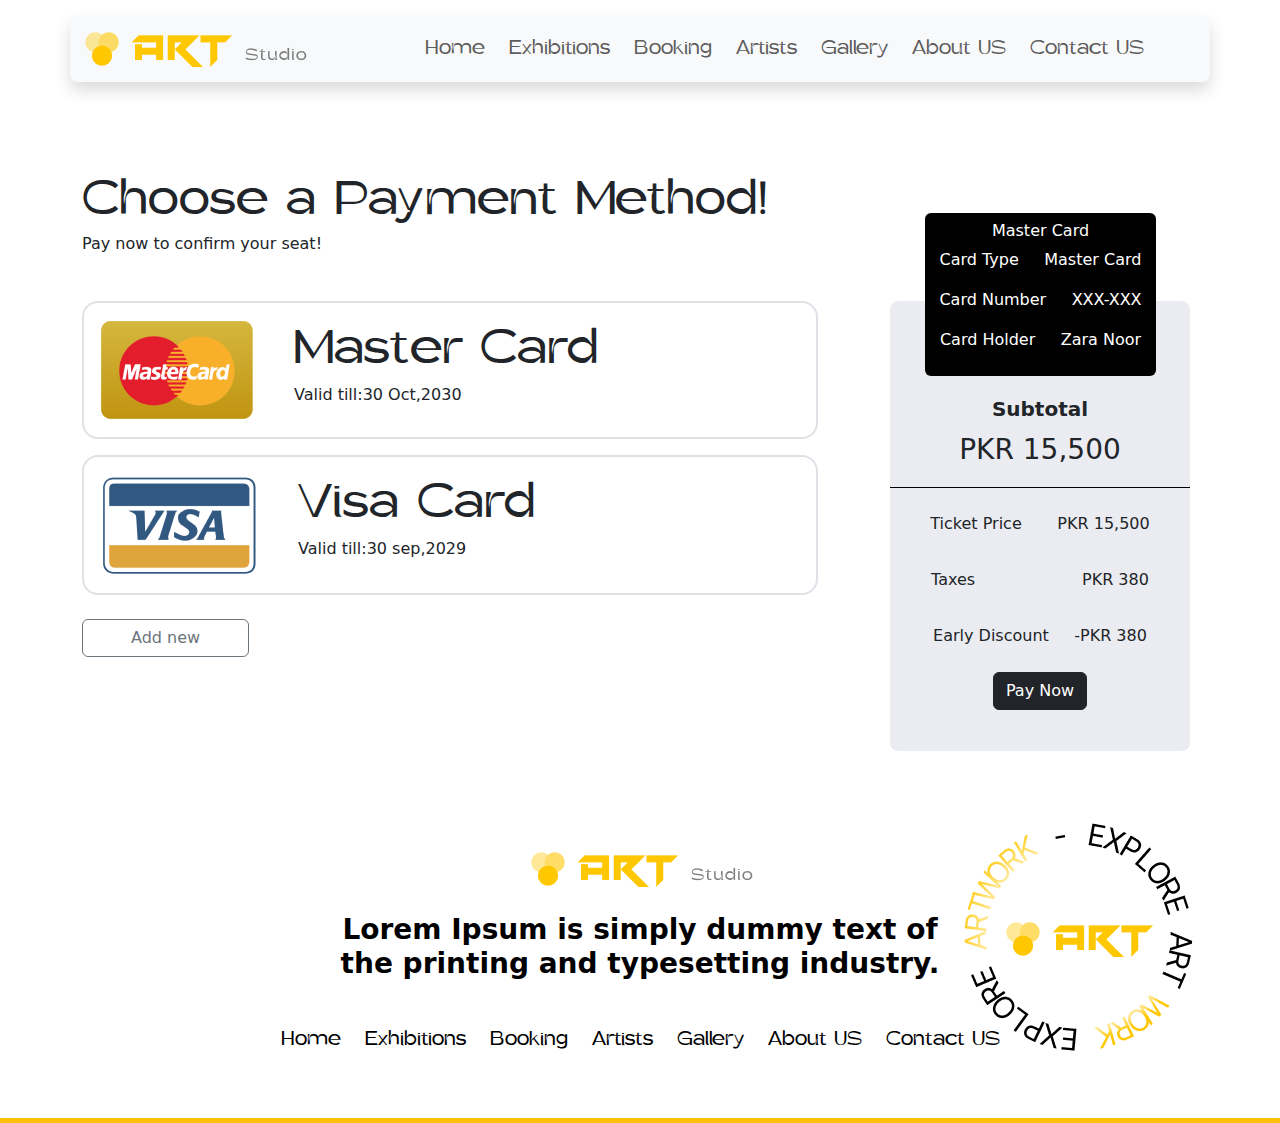
<file: pages/payment.html>
<!DOCTYPE html>
<html lang="en">

<head>
    <meta charset="UTF-8">
    <meta name="viewport" content="width=device-width, initial-scale=1.0">
    <title>Payment</title>
    <link rel="stylesheet" href="/css/payment.css">
    <link href="https://cdn.jsdelivr.net/npm/bootstrap@5.3.3/dist/css/bootstrap.min.css" rel="stylesheet"
        integrity="sha384-QWTKZyjpPEjISv5WaRU9OFeRpok6YctnYmDr5pNlyT2bRjXh0JMhjY6hW+ALEwIH" crossorigin="anonymous">
    <script src="https://cdn.jsdelivr.net/npm/bootstrap@5.3.3/dist/js/bootstrap.bundle.min.js"
        integrity="sha384-YvpcrYf0tY3lHB60NNkmXc5s9fDVZLESaAA55NDzOxhy9GkcIdslK1eN7N6jIeHz"
        crossorigin="anonymous"></script>
</head>

<body>
    <div class="header mt-3">
        <nav class="navbar navbar-expand-lg bg-body-tertiary container rounded-3 shadow">
            <div class="container ">
                <a class="navbar-brand" href="/index.html">
                    <img src="/images/Frame 427318964.png" alt="Logo">
                </a>
                <button class="navbar-toggler" type="button" data-bs-toggle="collapse"
                    data-bs-target="#navbarSupportedContent" aria-controls="navbarSupportedContent"
                    aria-expanded="false" aria-label="Toggle navigation">
                    <span class="navbar-toggler-icon"></span>
                </button>
                <div class="collapse navbar-collapse ms-lg-5" id="navbarSupportedContent">
                    <ul class="navbar-nav m-auto mb-2 mb-lg-0 gap-2">
                        <li class="nav-item">
                            <a class="nav-link Li-Items fs-6" aria-current="page" href="/index.html">Home</a>
                        </li>
                        <li class="nav-item">
                            <a class="nav-link Li-Items fs-6" href="/pages/exhibition.html">Exhibitions</a>
                        </li>
                        <li class="nav-item">
                            <a class="nav-link Li-Items fs-6" href="/pages/booking.html">Booking</a>
                        </li>
                        <li class="nav-item">
                            <a class="nav-link Li-Items fs-6" href="#">Artists</a>
                        </li>
                        <li class="nav-item">
                            <a class="nav-link Li-Items fs-6" href="#">Gallery</a>
                        </li>
                        <li class="nav-item">
                            <a class="nav-link Li-Items fs-6" href="#">About US</a>
                        </li>
                        <li class="nav-item">
                            <a class="nav-link Li-Items fs-6" href="#">Contact US</a>
                        </li>
                    </ul>
                </div>
            </div>
        </nav>
    </div>
    <div class="container">
        <div class="hero-sec row my-5">
            <div class="hero-left col-lg-8 col-sm-12 mt-5">
                <h1 class="font-gerbil">
                    Choose a Payment Method!
                </h1>
                <h6>
                    Pay now to confirm your seat!
                </h6>
                <div class="card-1 d-flex border border-2 rounded-4 mt-5">
                    <img src="/images/pngwing.com 1.png" alt="" class="card-logo h-50 m-3">
                    <span class="mt-4 ps-lg-4">
                        <h1 class="font-gerbil">
                            Master Card
                        </h1>
                        <p>
                            Valid till:30 Oct,2030
                        </p>
                    </span>
                </div>
                <div class="card-1 d-flex border border-2 rounded-4 mt-3">
                    <img src="/images/pngwing.com (1) 1.png" alt="" class="card-logo h-50 m-3">
                    <span class="mt-4 ps-lg-4">
                        <h1 class="font-gerbil">
                            Visa Card
                        </h1>
                        <p>
                            Valid till:30 sep,2029
                        </p>
                    </span>
                </div>
                <a href="/pages/add-payment.html"><button type="button" class="btn btn-outline-secondary px-5 mt-4">Add
                        new</button></a>
            </div>
            <div class="hero-right col-lg-4 col-sm-12 mt-lg-2 position-relative">
                <div class="ms-5">
                    <div class="bg-black text-white text-center p-2 w-75 rounded-2 card-details position-relative">
                        <h6>Master Card</h6>
                        <p>
                            Card Type &nbsp;&nbsp;&nbsp;&nbsp;Master Card
                        </p>
                        <p>
                            Card Number &nbsp;&nbsp;&nbsp;&nbsp;XXX-XXX
                        </p>
                        <p>
                            Card Holder &nbsp;&nbsp;&nbsp;&nbsp;Zara Noor
                        </p>
                    </div>
                    <div class="text-center pay-details rounded-3 pt-5">
                        <h5 class="mt-5 fw-bold">
                            Subtotal
                        </h5>
                        <p class="border-bottom border-black fs-3 pb-3">
                            PKR 15,500
                        </p>
                        <p class="py-2">
                            Ticket Price &nbsp;&nbsp;&nbsp;&nbsp;&nbsp;&nbsp;PKR 15,500
                        </p>
                        <p class="py-2">
                            Taxes
                            &nbsp;&nbsp;&nbsp;&nbsp;&nbsp;&nbsp;&nbsp;&nbsp;&nbsp;&nbsp;&nbsp;&nbsp;&nbsp;&nbsp;&nbsp;&nbsp;&nbsp;&nbsp;&nbsp;&nbsp;PKR
                            380
                        </p>
                        <p class="py-2">
                            Early Discount &nbsp;&nbsp;&nbsp;&nbsp;-PKR 380
                        </p>

                        <button type="button" class="btn btn-dark" id="openModal">
                            Pay Now
                        </button>
                    </div>
                </div>
            </div>
            <div class="modal-bg" id="modal">
                <div class="modal-content bg-white text-center w-50  rounded-2" id="myModal">
                    <h5 class="text-black">
                        You have successfully registerd for the Art Counsel Exhibition!
                    </h5>
                    <div class="d-lg-flex mx-5 gap-5 my-4 btns">
                        <button class="btn btn-outline-secondary px-lg-5" id="close">Go back</button>
                       <a href="/pages/booking-details.html"> <button class="btn btn-dark px-lg-4 mt-sm-4" id="close">Downlod Ticket</button></a>
                    </div>
                </div>
            </div>
        </div>
    </div>
    <footer class="">
        <div class="text-center position-relative footer border-bottom border-warning border-5">
            <img src="/images/Frame 427318964.png" alt="">
            <h3 class="fw-bold mt-4">
                Lorem Ipsum is simply dummy text of <br> the printing and typesetting industry.
            </h3>
            <img src="/images/Frame 427318963.png" alt="" class="position-absolute animated-img-white">
            <img src="/images/Frame 427318963 (1).png" alt="" class="position-absolute animated-img-black">
            <img src="/images/Frame 427318960.png" alt="" class="position-absolute logo-center">
            <div>
                <ul class="list-unstyled d-lg-flex justify-content-center mt-5 gap-4 font-gerbil">
                    <li class="nav-item">
                        <a class="nav-link Li-Items font-gerbil" aria-current="page" href="/index.html">Home</a>
                    </li>
                    <li class="nav-item">
                        <a class="nav-link Li-Items font-gerbil" href="/pages/exhibition.html">Exhibitions</a>
                    </li>
                    <li class="nav-item">
                        <a class="nav-link Li-Items font-gerbil" href="/pages/booking.html">Booking</a>
                    </li>
                    <li class="nav-item">
                        <a class="nav-link Li-Items font-gerbil" href="#">Artists</a>
                    </li>
                    <li class="nav-item">
                        <a class="nav-link Li-Items font-gerbil" href="#">Gallery</a>
                    </li>
                    <li class="nav-item">
                        <a class="nav-link Li-Items font-gerbil" href="#">About US</a>
                    </li>
                    <li class="nav-item">
                        <a class="nav-link Li-Items font-gerbil" href="#">Contact US</a>
                    </li>
                </ul>
            </div>
        </div>
    </footer>

    <script src="/scripts/payment.js"></script>
</body>

</html>
</file>
<file: css/add-payment.css>
@import url('https://fonts.googleapis.com/css2?family=Montserrat:ital,wght@0,100..900;1,100..900&family=Playfair+Display:ital,wght@0,400..900;1,400..900&family=Roboto:ital,wght@0,100;0,300;0,400;0,500;0,700;0,900;1,100;1,300;1,400;1,500;1,700;1,900&display=swap');

@font-face {
    font-family: "Gerbil";
    src: url('/font/gerbil.otf');
}

* {
    margin: 0px;
    padding: 0px;
    font-family: "Montserrat";
}

.nav-item {
    font-family: "Gerbil", sans-serif;
    font-size: 14px;
}

nav .Li-Items:hover {
    color: hsl(47, 100%, 50%);
}

.font-gerbil {
    font-family: "Gerbil", sans-serif;
}

.left-inputs {
    display: none;
}

input:focus {
    outline: none;
}

.card-pic{
    left: 800px;
}

.right-inputs{
    left: 500px;
}

.logo-center {
    top: 120px;
    right: 120px;
}


.animated-img-black {
    right: 80px;
    bottom: 60px;
}

@media (prefers-reduced-motion: no-preference) {
    .animated-img-black {
        animation: animated-img-black-spin infinite 20s linear;
    }
}

@keyframes animated-img-black-spin {
    from {
        transform: rotate(0deg);
    }

    to {
        transform: rotate(360deg);
    }
}

.animated-img-white {
    right: 80px;
    bottom: 60px;
    display: none;
}

@media (prefers-reduced-motion: no-preference) {
    .animated-img-white {
        animation: animated-img-white-spin infinite 20s linear;
    }
}

@keyframes animated-img-white-spin {
    from {
        transform: rotate(0deg);
    }

    to {
        transform: rotate(360deg);
    }
}

.footer {
    background-color: white;
    color: black;
    padding: 50px 0px 50px 0px;
}

.footer:hover {
    background-color: black;
    color: white;
    transition: background-color 0.5s ease, color 0.5s ease;

    .animated-img-black {
        display: none;
    }

    .animated-img-white {
        display: block;
    }

    .footer-input {
        background-color: black;
        transition: background-color 0.5s ease, color 0.5s ease;
    }

}

@media (max-width:576px) {

    .hero-right{
        display: none;
    }

    .left-inputs{
        display: block;
    }

    .pay-details {
        margin-left: -10px;
    }

    .card-logo {
        height: 150px;
        width: 150px;
        margin-top: 15px;
    }

    .logo-center{
        display: none;
    }

    .animated-img-black {
        display: none;
    }

    .animated-img-white {
        display: none;
    }

    .footer:hover {
        .animated-img-black {
            display: none;
        }

        .animated-img-white {
            display: none;
        }
    }

    .card-details {
        left: 23px;
    }
}

@media (min-width: 768px) and (max-width: 1024px) {
    .logo-center {
        top: 285px;
        right: 115px;
        width: 130px;
    }

    .animated-img-black {
        height: 200px;
        top: 200px;
    }

    .animated-img-white {
        height: 200px;
        top: 200px;
    }
}
</file>
<file: css/booking-detail.css>
@import url('https://fonts.googleapis.com/css2?family=Montserrat:ital,wght@0,100..900;1,100..900&family=Playfair+Display:ital,wght@0,400..900;1,400..900&family=Roboto:ital,wght@0,100;0,300;0,400;0,500;0,700;0,900;1,100;1,300;1,400;1,500;1,700;1,900&display=swap');

@font-face {
    font-family: "Gerbil";
    src: url('/font/gerbil.otf');
}

* {
    margin: 0px;
    padding: 0px;
    font-family: "Montserrat";
}

.nav-item {
    font-family: "Gerbil", sans-serif;
    font-size: 14px;
}

h1 {
    font-family: "Gerbil", sans-serif;
}

.font-gerbil{
    font-family: "Gerbil", sans-serif;
}

nav .Li-Items:hover {
    color: hsl(47, 100%, 50%);
}

.header-and-hero-section {
    background-image: url(/images/Hero\ bg.png);
    width: 100%;
    height: 800px;
}

.logo-center {
    top: 120px;
    right: 120px;
}

.animated-img-black {
    right: 80px;
    bottom: 60px;
}

@media (prefers-reduced-motion: no-preference) {
    .animated-img-black {
        animation: animated-img-black-spin infinite 20s linear;
    }
}

@keyframes animated-img-black-spin {
    from {
        transform: rotate(0deg);
    }

    to {
        transform: rotate(360deg);
    }
}

.animated-img-white {
    right: 80px;
    bottom: 60px;
    display: none;
}

@media (prefers-reduced-motion: no-preference) {
    .animated-img-white {
        animation: animated-img-white-spin infinite 20s linear;
    }
}

@keyframes animated-img-white-spin {
    from {
        transform: rotate(0deg);
    }

    to {
        transform: rotate(360deg);
    }
}

.footer {
    background-color: white;
    color: black;
    padding: 50px 0px 50px 0px;
}

.footer:hover {
    background-color: black;
    color: white;
    transition: background-color 0.5s ease, color 0.5s ease;

    .animated-img-black {
        display: none;
    }

    .animated-img-white {
        display: block;
    }

    .footer-input {
        background-color: black;
        transition: background-color 0.5s ease, color 0.5s ease;
    }

}

@media (max-width:576px) {
    .header-and-hero-section {
        background-image: url(/images/Hero\ bg.png);
        width: 100%;
        height: 850px;
    }

    .logo-center{
        display: none;
    }

    .animated-img-black {
        display: none;
    }

    .animated-img-white {
        display: none;
    }

    .footer:hover {
        .animated-img-black {
            display: none;
        }

        .animated-img-white {
            display: none;
        }
    }

}

@media (min-width: 768px) and (max-width: 1024px) {

    .header-and-hero-section {
        background-image: url(/images/Hero\ bg.png);
        width: 100%;
        height: 900px;
    }

    .logo-center {
        top: 285px;
        right: 115px;
        width: 130px;
    }

    .animated-img-black {
        height: 200px;
        top: 200px;
    }

    .animated-img-white {
        height: 200px;
        top: 200px;
    }
}
</file>
<file: css/booking.css>
@import url('https://fonts.googleapis.com/css2?family=Montserrat:ital,wght@0,100..900;1,100..900&family=Playfair+Display:ital,wght@0,400..900;1,400..900&family=Roboto:ital,wght@0,100;0,300;0,400;0,500;0,700;0,900;1,100;1,300;1,400;1,500;1,700;1,900&display=swap');

@font-face {
    font-family: "Gerbil";
    src: url('/font/gerbil.otf');
}

* {
    margin: 0px;
    padding: 0px;
    font-family: "Montserrat";
}

.nav-item {
    font-family: "Gerbil", sans-serif;
    font-size: 14px;
}

.font-gerbil {
    font-family: "Gerbil", sans-serif;
}

.font-mnt{
    font-family: "Roboto", serif;
}

.header-and-hero-section {
    background-image: url(/images/Hero\ bg.png);
    background-color: rgb(0, 0, 0, 0.1);
    width: 100%;
    height: 800px;
}

nav .Li-Items:hover {
    color: hsl(47, 100%, 50%);
}

.card-:hover{
    cursor: pointer;
    border-color: #ffc107 !important;
}

.img-2 {
    margin-top: 115px;
    display: none;
}

.img-3 {
    margin-top: 155px;
    display: none;
}

input:focus {
    outline: none;
}

.logo-center {
    top: 120px;
    right: 120px;
}

.animated-img-black {
    right: 80px;
    bottom: 60px;

}

@media (prefers-reduced-motion: no-preference) {
    .animated-img-black {
        animation: animated-img-black-spin infinite 20s linear;
    }
}

@keyframes animated-img-black-spin {
    from {
        transform: rotate(0deg);
    }

    to {
        transform: rotate(360deg);
    }
}

.animated-img-white {
    right: 80px;
    bottom: 60px;
    display: none;
}

@media (prefers-reduced-motion: no-preference) {
    .animated-img-white {
        animation: animated-img-white-spin infinite 20s linear;
    }
}

@keyframes animated-img-white-spin {
    from {
        transform: rotate(0deg);
    }

    to {
        transform: rotate(360deg);
    }
}

.footer {
    background-color: white;
    color: black;
    padding: 50px 0px 50px 0px;
}

.footer:hover {
    background-color: black;
    color: white;
    transition: background-color 0.5s ease, color 0.5s ease;

    .animated-img-black {
        display: none;
    }

    .animated-img-white {
        display: block;
    }

    .footer-input {
        background-color: black;
        transition: background-color 0.5s ease, color 0.5s ease;
    }

}

@media (max-width:576px) {

    .hero-section {
        padding-left: 20px;
    }

    .btn-3{
        margin-top: 5px;
    }

    .modal-btn {
        margin-top: 10px;
    }

    .card-img- {
        padding: 20px 5px 0px 5px;
        height: 80px;
        width: 80px;
    }

    .card-text {
        font-size: 10px;
    }

    .card-btn {
        margin: 10px;
    }

    .logo-center{
        display: none;
    }

    .animated-img-black {
        display: none;
    }

    .animated-img-white {
        display: none;
    }

    .footer:hover {
        .animated-img-black {
            display: none;
        }

        .animated-img-white {
            display: none;
        }
    }

    .booking-left {
        margin-top: 50px;
        width: 390px;
    }
}

@media (min-width: 768px) and (max-width: 1024px) {

    .hero-section {
        padding-left: 100px;
    }

    .imgs-section{
        margin-left: 150px;
    }

    .img-2{
        margin-top: 0px;
    }

    .img-3{
        margin-top: 30px;
    }

    .logo-center {
        top: 285px;
        right: 115px;
        width: 130px;
    }

    .animated-img-black {
        height: 200px;
        top: 200px;
    }

    .animated-img-white {
        height: 200px;
        top: 200px;
    }
}
</file>
<file: css/exhibition.css>
@import url('https://fonts.googleapis.com/css2?family=Montserrat:ital,wght@0,100..900;1,100..900&family=Playfair+Display:ital,wght@0,400..900;1,400..900&family=Roboto:ital,wght@0,100;0,300;0,400;0,500;0,700;0,900;1,100;1,300;1,400;1,500;1,700;1,900&display=swap');

* {
  margin: 0;
  padding: 0;
  box-sizing: border-box;
  font-family: "Montserrat";
}

@font-face {
  font-family: "Gerbil";
  src: url('/font/gerbil.otf');
}

.font-gerbil{
  font-family: "Gerbil" , sans-serif;
}

nav .Li-Items {
  color: black;
  font-family: "Gerbil" , sans-serif;
}

nav .Li-Items:hover {
  color: hsl(47, 100%, 50%);
}

/* Basic Styling */
.cdx {
  background-color: #000;
  color: #fff;
}

/* Hero Section Container */
.hero-section {
  display: flex;
  flex-direction: column;
  align-items: center;
  height: 700px;
  margin-top: 0%;
}

/* Text Styling */
.hero-text {
  font-size: 2rem;
  margin-bottom: 10px;
  font-family: "gerbil", sans-serif;
  animation: fadeInOut 5s infinite;
}

.hero-description {
  font-size: 1.2rem;
  font-family: "Montserrat", sans-serif;
  margin-bottom: 20px;
  animation: fadeInOut 5s infinite alternate;
}

/* Keyframes for text animations */
@keyframes fadeInOut {

  0%,
  100% {
    opacity: 0;
    transform: translateY(10px);
  }

  50% {
    opacity: 1;
    transform: translateY(0);
  }
}

/* Image Styling with Animation */
.hero-image {
  width: 100%;
  max-width: 400px;
  border-radius: 15px;
  animation: slideIn 5s infinite;
}

/* Keyframes for image animations */
@keyframes slideIn {

  0%,
  100% {
    opacity: 0;
    transform: translateX(20px);
  }

  50% {
    opacity: 1;
    transform: translateX(0);
  }
}

/* Responsive Layout */
@media (min-width: 768px) {
  .hero-section {
    flex-direction: row;
    justify-content: center;
    gap: 30px;
  }

  .hero-text {
    font-size: 2.5rem;
  }

  .hero-description {
    font-size: 1.5rem;
  }
}

/* Basic reset and container styling */

.containeri {
  width: 90%;
  margin: auto;
  margin-top: 8%;
}

/* Featured section styling */
.featured-section {
  display: flex;
  align-items: center;
  gap: 20px;
  margin: 20px 0;
}

.featured-image img {
  width: 80%;
  height: auto;
  border-radius: 10px;
}

.featured-text h2 {
  font-size: 24px;
  color: #333;
  font-family: "gerbil", sans-serif;
}

.featured-text p {
  font-family: "Montserrat", sans-serif;
  font-size: 16px;
  color: #666;
}

/* Upcoming Exhibitions styling */
.upcoming-section h3 {
  font-size: 22px;
  font-family: "gerbil", sans-serif;
  margin-bottom: 20px;
  color: #333;
}

.cards-container {
  display: flex;
  flex-wrap: wrap;
  margin-bottom: 30px;
  gap: 30px;
}

.cards-containe {
  display: flex;
  flex-wrap: wrap;
  gap: 30px;
}

.card {
  background-color: #fff;
  width: calc(32.312% - 9px);
  border-radius: 10px;
  box-shadow: 0 4px 8px rgba(0, 0, 0, 0.1);
  overflow: hidden;
  transition: transform 0.2s ease;
}

.card img {
  width: 100%;
  height: auto;
}

.card-content {
  padding: 15px;
}

.card-content p {
  color: #666;
  margin: 5px 0;
  margin-bottom: 19px;
  text-align: left;
  font-family: "Montserrat", sans-serif;
}

.card-content h4 {
  color: #333;
  font-size: 18px;
  text-align: left;
  margin-bottom: 10px;
  font-family: "Montserrat", sans-serif;
}

.card-content .span {
  margin-right: 20%;
  font-family: "Montserrat", sans-serif;
}

.book-button {
  background-color: #333;
  color: #fff;
  padding: 10px 15px;
  border: none;
  border-radius: 4px;
  margin-left: 35%;
  cursor: pointer;
  transition: background-color 0.2s ease;
  font-family: "Montserrat", sans-serif;
}

.book-button:hover {
  background-color: #555;
}

.view-more {
  margin: 20px;
  display: block;
  background-color: #fcf1f1;
  color: #fff;
  padding: 10px 10px;
  border: none;
  border-radius: 6px;
  cursor: pointer;
  transition: background-color 0.2s ease;
}

.view-more:hover {
  background-color: #555;
}

/* Responsive adjustments */
@media (max-width: 768px) {
  .featured-section {
    flex-direction: column;
    text-align: center;
  }

  .cards-container {
    flex-direction: column;
  }

  .card {
    width: 100%;
  }
}

/* Main section styling */
.highlights-section {
  padding: 60px 0;
  text-align: left;
}

/* Title styling */
.highlights-section h2 {
  font-size: 2em;
  margin-bottom: 10px;
  font-weight: 700;
  font-family: "gerbil", sans-serif;
}

.highlights-section p {
  font-size: 1.1em;
  color: #555;
  margin-bottom: 30px;
  font-family: "Montserrat", sans-serif;
}

/* Image card styling */
.highlight-card {
  overflow: hidden;
  border-radius: 10px;
  box-shadow: 0 4px 8px rgba(0, 0, 0, 0.1);
}

.highlight-cardi {
  overflow: hidden;
  border-radius: 10px;
  box-shadow: 0 4px 8px rgba(0, 0, 0, 0.1);
  height: 110%;
}

.highlight-card img {
  width: 100%;
  height: 100%;
  object-fit: cover;
  transition: transform 0.3s ease;
}

.highlight-cardi img {
  width: 100%;
  height: 100%;
  object-fit: cover;
  transition: transform 0.2s ease;
}

.highlight-card:hover img {
  transform: scale(1.08);
}

.highlight-cardi:hover img {
  transform: scale(1.08);
}

/* View More button styling */
.view-more-btn {
  /*margin: 34px 0px 0px 45%;*/
  font-weight: 500;
  padding: 15px 20px;
}

/* footer */
input:focus {
  outline: none;
}

.footer h3 {
  font-family: "Montserrat", sans-serif;
}

.footer-btn {
  width: 150px;
}

.logo-center {
    top: 120px;
    right: 120px;
}

.animated-img-black {
  right: 80px;
  bottom: 60px;
}

@media (prefers-reduced-motion: no-preference) {
  .animated-img-black {
    animation: animated-img-black-spin infinite 20s linear;
  }
}

@keyframes animated-img-black-spin {
  from {
    transform: rotate(0deg);
  }

  to {
    transform: rotate(360deg);
  }
}

.animated-img-white {
  right: 80px;
  bottom: 60px;
  display: none;
}

@media (prefers-reduced-motion: no-preference) {
  .animated-img-white {
    animation: animated-img-white-spin infinite 20s linear;
  }
}

@keyframes animated-img-white-spin {
  from {
    transform: rotate(0deg);
  }

  to {
    transform: rotate(360deg);
  }
}

.footer {
  background-color: white;
  color: black;
  padding: 50px 0px 50px 0px;
}

.footer:hover {
  background-color: black;
  color: white;
  transition: background-color 0.5s ease, color 0.5s ease;

  .animated-img-black {
    display: none;
  }

  .animated-img-white {
    display: block;
  }

  .footer-input {
    background-color: black;
    transition: background-color 0.5s ease, color 0.5s ease;
  }
}

@media (max-width: 576px) {

  .highlight-cardi {
    margin-top: 15px;
  }

  .logo-center{
    display: none;
  }

  .animated-img-black {
    display: none;
  }

  .animated-img-white {
    display: none;
  }

  .footer:hover {
    .animated-img-black {
      display: none;
    }

    .animated-img-white {
      display: none;
    }
  }

  .booking-left {
    margin-top: 50px;
    width: 390px;
  }
}

@media (min-width: 768px) and (max-width: 1024px) {
    .logo-center {
        top: 285px;
        right: 115px;
        width: 130px;
    }

    .animated-img-black {
        height: 200px;
        top: 200px;
    }

    .animated-img-white {
        height: 200px;
        top: 200px;
    }
}
</file>
<file: css/payment.css>
@font-face {
    font-family: "Gerbil";
    src: url('/font/gerbil.otf');
}

.nav-item{
    font-family: "Gerbil", sans-serif;
}

nav .Li-Items:hover {
    color: hsl(47, 100%, 50%);
}

.font-gerbil {
    font-family: "Gerbil", sans-serif;
}

.font-mnt{
    font-family: "Roboto", serif;
}

.add-pay-btn:hover{
    color: white;
}

.card-1:hover{
    cursor: pointer;
    border-color: #ffc107 !important;
}

.pay-details {
    height: 450px;
    width: 300px;
    background-color: #EBECF1;
    padding-top: 50px;
}

.card-details {
    top: 75px;
    left: 35px;
}

input:focus {
    outline: none;
}

#openModal {
    cursor: pointer;
}

.modal-bg {
    display: none;
    position: fixed;
    top: 0;
    left: 0;
    z-index: 100;
    background-color: rgba(0, 0, 0, 0.4);
    height: 100%;
    width: 100%;
}

.modal-content {
    height: 300px;
    margin-top: 210px;
    margin-left: 340px;
    padding: 100px 0px 100px 0px;
}

.btns {
    padding-left: 100px;
}


.close-btn:hover {
    cursor: pointer;
}

.logo-center {
    top: 120px;
    right: 120px;
}

.animated-img-black {
    right: 80px;
    bottom: 60px;

}

@media (prefers-reduced-motion: no-preference) {
    .animated-img-black {
        animation: animated-img-black-spin infinite 20s linear;
    }
}

@keyframes animated-img-black-spin {
    from {
        transform: rotate(0deg);
    }

    to {
        transform: rotate(360deg);
    }
}

.animated-img-white {
    right: 80px;
    bottom: 60px;
    display: none;
}

@media (prefers-reduced-motion: no-preference) {
    .animated-img-white {
        animation: animated-img-white-spin infinite 20s linear;
    }
}

@keyframes animated-img-white-spin {
    from {
        transform: rotate(0deg);
    }

    to {
        transform: rotate(360deg);
    }
}

.footer {
    background-color: white;
    color: black;
    padding: 50px 0px 50px 0px;
}

.footer:hover {
    background-color: black;
    color: white;
    transition: background-color 0.5s ease, color 0.5s ease;

    .animated-img-black {
        display: none;
    }

    .animated-img-white {
        display: block;
    }

    .footer-input {
        background-color: black;
        transition: background-color 0.5s ease, color 0.5s ease;
    }

}

@media (max-width:576px) {

     .modal-content {
        height: 300px;
        margin-top: 210px;
        margin-left: 95px;
        padding: 40px 0px 100px 0px;
    }

    .btns {
        padding-left: 0px;
    }
    
    .pay-details {
        margin-left: -10px;
    }

    .card-logo {
        height: 150px;
        width: 150px;
        margin-top: 15px;
    }

    .logo-center{
        display: none;
    }

    .animated-img-black {
        display: none;
    }

    .animated-img-white {
        display: none;
    }

    .footer:hover {
        .animated-img-black {
            display: none;
        }

        .animated-img-white {
            display: none;
        }
    }

    .card-details {
        left: 23px;
    }
}

@media (min-width: 768px) and (max-width: 1024px) {

    .hero-right{
        margin-left: 10px;
    }

    .pay-details{
        width: 560px;
    }
    .logo-center {
        top: 285px;
        right: 115px;
        width: 130px;
    }

    .animated-img-black {
        height: 200px;
        top: 200px;
    }

    .animated-img-white {
        height: 200px;
        top: 200px;
    }
}
</file>
